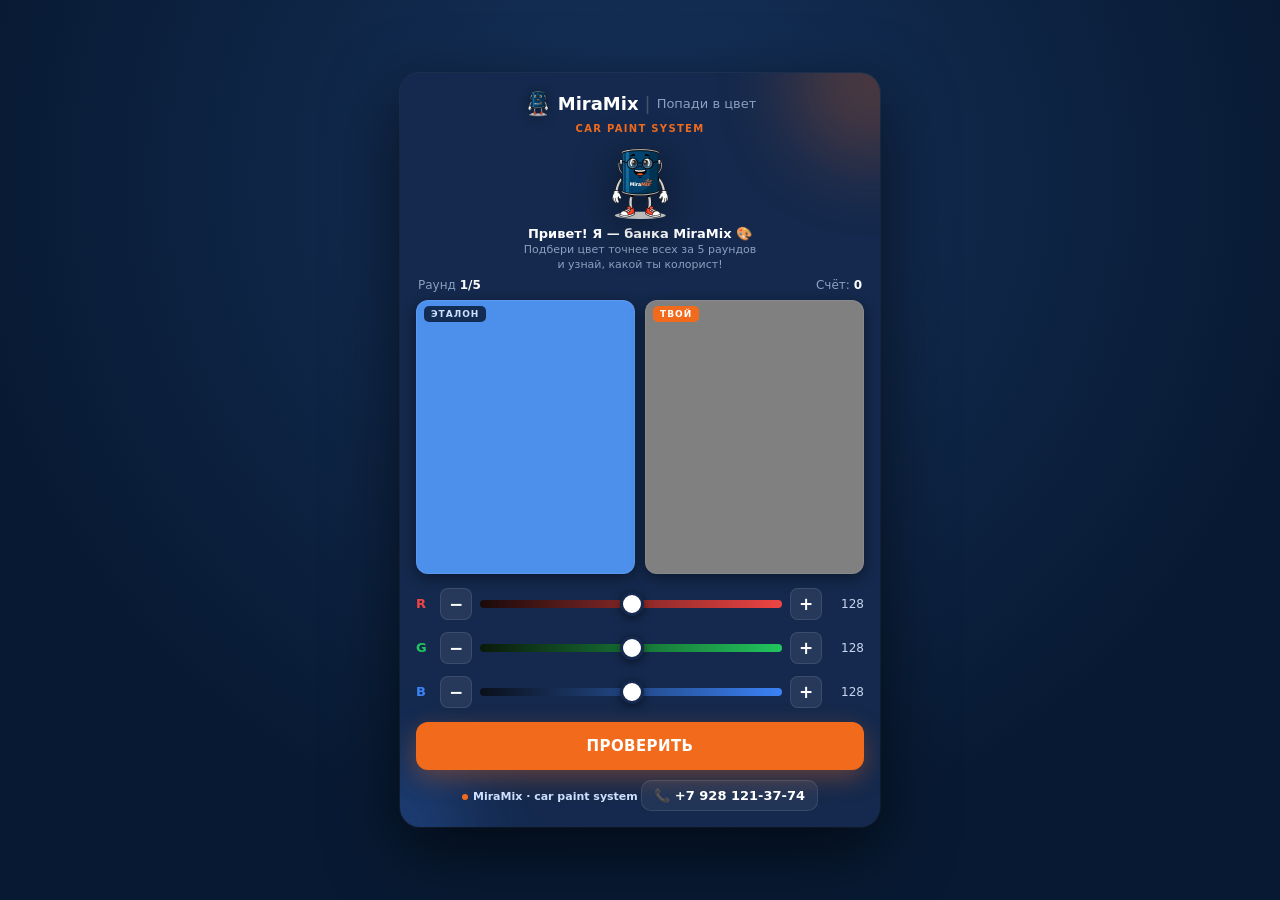
<file: index.html>
<!DOCTYPE html>
<html lang="ru">
<head>
<meta charset="UTF-8">
<meta name="viewport" content="width=device-width, initial-scale=1.0, maximum-scale=1.0, user-scalable=no">
<meta name="theme-color" content="#0d2244">
<title>MiraMix — Попади в цвет</title>
<style>
  * { box-sizing: border-box; margin: 0; padding: 0; -webkit-tap-highlight-color: transparent; }

  :root {
    --navy-card: #14294d;
    --navy-deep: #081a33;
    --orange: #f26b1d;
    --orange-hover: #ff7f33;
    --yellow: #f5c518;
    --muted: #8ba0c0;
  }

  html, body { height: 100%; overscroll-behavior: none; }

  body {
    min-height: 100vh;
    min-height: 100dvh;
    display: flex;
    align-items: center;
    justify-content: center;
    background: radial-gradient(circle at 50% 20%, #16325c 0%, var(--navy-deep) 70%);
    font-family: 'Segoe UI', system-ui, -apple-system, sans-serif;
    color: #e8edf5;
    padding: 10px;
    user-select: none;
    -webkit-user-select: none;
    touch-action: manipulation;
  }

  .app {
    width: 100%;
    max-width: 480px;
    background: var(--navy-card);
    border-radius: 20px;
    padding: 16px;
    box-shadow: 0 24px 70px rgba(0,0,0,0.6),
                0 0 0 1px rgba(255,255,255,0.06);
    position: relative;
    overflow: hidden;
  }

  .app::before, .app::after {
    content: '';
    position: absolute;
    border-radius: 50%;
    filter: blur(40px);
    opacity: 0.25;
    pointer-events: none;
  }
  .app::before { width: 160px; height: 160px; background: var(--orange); top: -70px; right: -70px; }
  .app::after { width: 140px; height: 140px; background: #3b82f6; bottom: -70px; left: -70px; }

  header { text-align: center; margin-bottom: 6px; position: relative; z-index: 1; }

  .brand {
    display: inline-flex;
    align-items: center;
    gap: 6px;
    font-size: 18px;
    font-weight: 800;
  }

  .brand .mascot {
    width: 28px;
    height: 28px;
    object-fit: contain;
    flex-shrink: 0;
    filter: drop-shadow(0 2px 6px rgba(0,0,0,0.4));
  }

  .brand .name { color: #fff; }
  .brand .divider { color: rgba(255,255,255,0.2); font-weight: 300; }
  .brand .game-name { font-size: 13px; font-weight: 500; color: var(--muted); }

  .tagline {
    font-size: 10px;
    color: var(--orange);
    margin-top: 2px;
    letter-spacing: 1.3px;
    text-transform: uppercase;
    font-weight: 600;
  }

  .welcome {
    text-align: center;
    padding: 2px 0 2px;
    position: relative;
    z-index: 1;
  }

  .welcome .mascot-big {
    width: 80px;
    height: 80px;
    object-fit: contain;
    display: block;
    margin: 0 auto 4px;
    filter: drop-shadow(0 10px 20px rgba(0,0,0,0.5));
    animation: floaty 3s ease-in-out infinite;
  }

  @keyframes floaty {
    0%, 100% { transform: translateY(0); }
    50% { transform: translateY(-5px); }
  }

  .welcome .greeting {
    font-size: 13px;
    font-weight: 700;
    color: #fff;
    margin-bottom: 2px;
  }

  .welcome .greeting-sub {
    font-size: 11px;
    color: var(--muted);
    line-height: 1.3;
    margin-bottom: 4px;
  }

  .progress {
    display: flex;
    justify-content: space-between;
    font-size: 12px;
    color: var(--muted);
    margin-bottom: 8px;
    padding: 0 2px;
    position: relative; z-index: 1;
  }
  .progress b { color: #fff; }

  /* === Вертикальные прямоугольники цветов === */
  .board {
    display: grid;
    grid-template-columns: 1fr 1fr;
    gap: 10px;
    margin-bottom: 14px;
    position: relative; z-index: 1;
  }

  .swatch {
    aspect-ratio: 4 / 5;
    border-radius: 12px;
    position: relative;
    box-shadow: inset 0 0 0 1px rgba(255,255,255,0.08),
                0 4px 14px rgba(0,0,0,0.4);
  }

  .swatch .label {
    position: absolute;
    top: 6px; left: 8px;
    font-size: 9px;
    letter-spacing: 1px;
    text-transform: uppercase;
    padding: 3px 7px;
    border-radius: 5px;
    color: #fff;
    font-weight: 700;
  }

  .swatch#target .label { background: rgba(13,34,68,0.9); color: #cfe0ff; }
  .swatch#yours .label { background: var(--orange); }

  /* === Ползунки === */
  .sliders {
    display: flex;
    flex-direction: column;
    gap: 12px;
    margin-bottom: 14px;
    position: relative; z-index: 1;
  }

  .slider-row {
    display: flex;
    align-items: center;
    gap: 8px;
  }

  .slider-row .name {
    width: 16px;
    font-weight: 700;
    font-size: 13px;
  }
  .slider-row.r .name { color: #ef4444; }
  .slider-row.g .name { color: #22c55e; }
  .slider-row.b .name { color: #3b82f6; }

  .step-btn {
    width: 32px; height: 32px;
    border-radius: 8px;
    background: rgba(255,255,255,0.08);
    border: 1px solid rgba(255,255,255,0.1);
    color: #fff;
    font-size: 17px;
    font-weight: 700;
    cursor: pointer;
    display: flex;
    align-items: center;
    justify-content: center;
    flex-shrink: 0;
    font-family: inherit;
    padding: 0;
  }
  .step-btn:active { background: var(--orange); }

  input[type="range"] {
    flex: 1;
    -webkit-appearance: none;
    appearance: none;
    height: 8px;
    border-radius: 4px;
    outline: none;
    cursor: pointer;
    touch-action: pan-y;
  }

  .slider-row.r input[type="range"] { background: linear-gradient(90deg, #1a0a0a, #ef4444); }
  .slider-row.g input[type="range"] { background: linear-gradient(90deg, #0a1a0a, #22c55e); }
  .slider-row.b input[type="range"] { background: linear-gradient(90deg, #0a0f1a, #3b82f6); }

  input[type="range"]::-webkit-slider-thumb {
    -webkit-appearance: none;
    width: 24px;
    height: 24px;
    border-radius: 50%;
    background: #fff;
    border: 3px solid var(--navy-card);
    box-shadow: 0 2px 8px rgba(0,0,0,0.5);
    cursor: pointer;
  }
  input[type="range"]::-moz-range-thumb {
    width: 24px; height: 24px;
    border-radius: 50%;
    background: #fff;
    border: 3px solid var(--navy-card);
    box-shadow: 0 2px 8px rgba(0,0,0,0.5);
  }

  .slider-row .val {
    width: 34px;
    text-align: right;
    font-variant-numeric: tabular-nums;
    font-size: 12px;
    color: #c8d6ef;
    flex-shrink: 0;
  }

  #checkBtn {
    width: 100%;
    padding: 15px;
    font-size: 15px;
    font-weight: 700;
    letter-spacing: 0.4px;
    border: none;
    border-radius: 12px;
    cursor: pointer;
    font-family: inherit;
    color: #fff;
    background: var(--orange);
    box-shadow: 0 8px 24px rgba(242,107,29,0.35);
    text-transform: uppercase;
    position: relative; z-index: 1;
  }
  #checkBtn:active { transform: scale(0.98); background: var(--orange-hover); }
  #checkBtn:disabled { opacity: 0.5; }

  .result {
    margin-top: 12px;
    padding: 12px;
    background: rgba(8,26,51,0.6);
    border-radius: 10px;
    text-align: center;
    display: none;
    border: 1px solid rgba(255,255,255,0.06);
    position: relative; z-index: 1;
  }
  .result.show { display: block; animation: fadeIn 0.3s; }
  @keyframes fadeIn {
    from { opacity: 0; transform: translateY(6px); }
    to { opacity: 1; transform: translateY(0); }
  }

  .result .delta { font-size: 24px; font-weight: 800; margin-bottom: 3px; font-variant-numeric: tabular-nums; }
  .result .rank { font-size: 14px; color: #dbe6f7; font-weight: 600; }
  .result .advice { font-size: 12px; color: var(--muted); margin-top: 6px; line-height: 1.35; }

  .final { text-align: center; display: none; position: relative; z-index: 1; }
  .final.show { display: block; animation: fadeIn 0.4s; }

  .final .mascot-final {
    width: 100px;
    height: 100px;
    object-fit: contain;
    display: block;
    margin: 0 auto 6px;
    filter: drop-shadow(0 8px 18px rgba(0,0,0,0.5));
    animation: floaty 3s ease-in-out infinite;
  }

  .final .title { font-size: 18px; margin-bottom: 6px; font-weight: 700; }

  .final .big-score {
    font-size: 48px;
    font-weight: 800;
    color: var(--orange);
    margin: 4px 0 2px;
    font-variant-numeric: tabular-nums;
    text-shadow: 0 0 30px rgba(242,107,29,0.5);
  }

  .final .max { font-size: 12px; color: var(--muted); margin-bottom: 12px; }
  .final .final-rank { font-size: 14px; color: #dbe6f7; margin: 10px 0 16px; line-height: 1.35; }

  .call-btn {
    display: flex;
    align-items: center;
    justify-content: center;
    gap: 8px;
    width: 100%;
    padding: 14px;
    font-size: 15px;
    font-weight: 700;
    color: #fff;
    background: linear-gradient(135deg, var(--orange), var(--yellow));
    border-radius: 12px;
    text-decoration: none;
    box-shadow: 0 8px 24px rgba(242,107,29,0.4);
    margin-bottom: 8px;
    font-variant-numeric: tabular-nums;
    border: none;
    cursor: pointer;
    font-family: inherit;
  }
  .call-btn:active { transform: scale(0.98); }

  .final button.secondary {
    width: 100%;
    padding: 14px;
    font-size: 14px;
    font-weight: 600;
    border: none;
    border-radius: 12px;
    cursor: pointer;
    font-family: inherit;
    background: rgba(255,255,255,0.08);
    color: #cfe0ff;
    margin-top: 8px;
  }

  footer {
    text-align: center;
    margin-top: 10px;
    font-size: 11px;
    color: var(--muted);
    position: relative; z-index: 1;
  }

  .footer-brand {
    display: inline-flex;
    align-items: center;
    justify-content: center;
    gap: 5px;
    color: #cfe0ff;
    font-weight: 600;
    margin-bottom: 6px;
  }
  .footer-brand .dot { width: 6px; height: 6px; border-radius: 50%; background: var(--orange); }

  .footer-phone {
    display: inline-flex;
    align-items: center;
    gap: 6px;
    color: #fff;
    text-decoration: none;
    font-size: 13px;
    font-weight: 700;
    font-variant-numeric: tabular-nums;
    padding: 7px 12px;
    border-radius: 10px;
    background: rgba(255,255,255,0.06);
    border: 1px solid rgba(255,255,255,0.1);
  }
  .footer-phone:active { background: rgba(242,107,29,0.15); border-color: var(--orange); }

  @media (max-height: 780px) {
    .welcome .mascot-big { width: 70px; height: 70px; }
    .app { padding: 12px; }
    header { margin-bottom: 4px; }
    .board { margin-bottom: 10px; }
    .sliders { gap: 10px; margin-bottom: 10px; }
    .step-btn { width: 28px; height: 28px; font-size: 15px; }
    #checkBtn { padding: 12px; font-size: 14px; }
    .final .mascot-final { width: 80px; height: 80px; }
    .final .big-score { font-size: 40px; }
  }
</style>
</head>
<body>
  <div class="app">
    <div id="gameView">
      <header>
        <div class="brand">
          <img src="miramix-mascot.png" alt="MiraMix" class="mascot">
          <span class="name">MiraMix</span>
          <span class="divider">|</span>
          <span class="game-name">Попади в цвет</span>
        </div>
        <div class="tagline">car paint system</div>
      </header>

      <div class="welcome" id="welcomeBlock">
        <img src="miramix-mascot.png" alt="MiraMix" class="mascot-big">
        <div class="greeting">Привет! Я — банка MiraMix 🎨</div>
        <div class="greeting-sub">Подбери цвет точнее всех за 5 раундов<br>и узнай, какой ты колорист!</div>
      </div>

      <div class="progress">
        <div>Раунд <b><span id="round">1</span>/5</b></div>
        <div>Счёт: <b><span id="score">0</span></b></div>
      </div>

      <div class="board">
        <div class="swatch" id="target"><div class="label">Эталон</div></div>
        <div class="swatch" id="yours"><div class="label">Твой</div></div>
      </div>

      <div class="sliders">
        <div class="slider-row r">
          <span class="name">R</span>
          <button class="step-btn" data-ch="r" data-d="-1">−</button>
          <input type="range" id="r" min="0" max="255" value="128">
          <button class="step-btn" data-ch="r" data-d="1">+</button>
          <span class="val" id="rv">128</span>
        </div>
        <div class="slider-row g">
          <span class="name">G</span>
          <button class="step-btn" data-ch="g" data-d="-1">−</button>
          <input type="range" id="g" min="0" max="255" value="128">
          <button class="step-btn" data-ch="g" data-d="1">+</button>
          <span class="val" id="gv">128</span>
        </div>
        <div class="slider-row b">
          <span class="name">B</span>
          <button class="step-btn" data-ch="b" data-d="-1">−</button>
          <input type="range" id="b" min="0" max="255" value="128">
          <button class="step-btn" data-ch="b" data-d="1">+</button>
          <span class="val" id="bv">128</span>
        </div>
      </div>

      <button id="checkBtn">Проверить</button>

      <div class="result" id="result">
        <div class="delta" id="deltaVal"></div>
        <div class="rank" id="rankVal"></div>
        <div class="advice" id="adviceVal"></div>
      </div>
    </div>

    <div class="final" id="finalView">
      <img src="miramix-mascot.png" alt="MiraMix" class="mascot-final">
      <div class="title">🏁 Игра завершена!</div>
      <div class="big-score" id="finalScore">0</div>
      <div class="max">из <span id="maxScore">500</span> возможных</div>
      <div class="final-rank" id="finalRank"></div>

      <a href="tel:+79281213774" class="call-btn">📞 Позвонить: +7 928 121-37-74</a>
      <button id="shareBtn" class="call-btn" style="background: linear-gradient(135deg, #3b82f6, #06b6d4); box-shadow: 0 8px 24px rgba(59,130,246,0.4);">📣 Поделиться результатом</button>
      <button id="restartBtn" class="secondary">Сыграть ещё раз</button>
    </div>

    <footer>
      <div class="footer-brand">
        <span class="dot"></span>
        <span>MiraMix · car paint system</span>
      </div>
      <a href="tel:+79281213774" class="footer-phone">📞 +7 928 121-37-74</a>
    </footer>
  </div>

  <script>
  (function(){
  'use strict';
  var TOTAL_ROUNDS = 5;
  var SHARE_URL = window.location.href;

  var els = {
    round: document.getElementById('round'),
    score: document.getElementById('score'),
    target: document.getElementById('target'),
    yours: document.getElementById('yours'),
    r: document.getElementById('r'), g: document.getElementById('g'), b: document.getElementById('b'),
    rv: document.getElementById('rv'), gv: document.getElementById('gv'), bv: document.getElementById('bv'),
    checkBtn: document.getElementById('checkBtn'),
    result: document.getElementById('result'),
    deltaVal: document.getElementById('deltaVal'),
    rankVal: document.getElementById('rankVal'),
    adviceVal: document.getElementById('adviceVal'),
    gameView: document.getElementById('gameView'),
    finalView: document.getElementById('finalView'),
    finalScore: document.getElementById('finalScore'),
    maxScore: document.getElementById('maxScore'),
    finalRank: document.getElementById('finalRank'),
    shareBtn: document.getElementById('shareBtn'),
    restartBtn: document.getElementById('restartBtn'),
    welcomeBlock: document.getElementById('welcomeBlock')
  };

  var state = { round: 1, scores: [], target: {r:128,g:128,b:128} };

  function clamp(v, min, max) { return Math.max(min, Math.min(max, Math.round(v))); }

  function randomTarget() {
    var base = Math.floor(Math.random() * 256);
    var shift = function() { return Math.floor((Math.random() - 0.5) * 180); };
    return {
      r: clamp(base + shift(), 20, 235),
      g: clamp(Math.floor(Math.random() * 256), 20, 235),
      b: clamp(Math.floor(Math.random() * 256), 20, 235)
    };
  }

  function rgbStr(c) { return 'rgb(' + c.r + ',' + c.g + ',' + c.b + ')'; }

  function colorDelta(a, b) {
    var rmean = (a.r + b.r) / 2;
    var dr = a.r - b.r, dg = a.g - b.g, db = a.b - b.b;
    var r = (((512 + rmean) * dr * dr) >> 8) + 4 * dg * dg + (((767 - rmean) * db * db) >> 8);
    return Math.sqrt(r) / 2.55;
  }

  function scoreFromDelta(d) { return Math.max(0, Math.round(100 - d * 3.3)); }

  function rankFromDelta(d) {
    if (d < 2)  return { rank: '🏆 МАСТЕР-КОЛОРИСТ', advice: 'Идеальное попадание!' };
    if (d < 5)  return { rank: '🥇 ОПЫТНЫЙ КОЛОРИСТ', advice: 'Почти в точку — клиент бы не заметил.' };
    if (d < 10) return { rank: '🥈 УВЕРЕННЫЙ УРОВЕНЬ', advice: 'Хорошо, но есть куда расти.' };
    if (d < 20) return { rank: '🥉 НАЧИНАЮЩИЙ', advice: 'Оттенок заметно отличается.' };
    return { rank: '😅 НУЖНА ПРАКТИКА', advice: 'Совсем другой цвет. Попробуй ещё.' };
  }

  function rankFromTotal(total) {
    if (total >= 450) return '🏆 Мастер-колорист · идеальный глазомер';
    if (total >= 380) return '🥇 Опытный колорист · отличный результат';
    if (total >= 300) return '🥈 Уверенный уровень · хороший результат';
    if (total >= 200) return '🥉 Начинающий · есть куда расти';
    return '😅 Нужна практика · попробуй ещё раз';
  }

  function updateYourColor() {
    var r = +els.r.value, g = +els.g.value, b = +els.b.value;
    els.rv.textContent = r;
    els.gv.textContent = g;
    els.bv.textContent = b;
    els.yours.style.background = 'rgb(' + r + ',' + g + ',' + b + ')';
  }

  function newRound() {
    state.target = randomTarget();
    els.target.style.background = rgbStr(state.target);
    els.r.value = 128; els.g.value = 128; els.b.value = 128;
    updateYourColor();
    els.result.classList.remove('show');
    els.checkBtn.textContent = 'Проверить';
    els.checkBtn.disabled = false;
    els.checkBtn.onclick = check;
    if (state.round > 1) els.welcomeBlock.style.display = 'none';
    els.round.textContent = state.round;
    els.score.textContent = state.scores.reduce(function(a,b){return a+b;}, 0);
  }

  function check() {
    var yours = { r: +els.r.value, g: +els.g.value, b: +els.b.value };
    var d = colorDelta(state.target, yours);
    var pts = scoreFromDelta(d);
    state.scores.push(pts);

    var info = rankFromDelta(d);
    els.deltaVal.textContent = 'ΔE ≈ ' + d.toFixed(1);
    els.deltaVal.style.color = d < 5 ? '#4ade80' : d < 10 ? '#f5c518' : d < 20 ? '#f26b1d' : '#ef4444';
    els.rankVal.textContent = info.rank + ' · +' + pts;
    els.adviceVal.textContent = info.advice;
    els.result.classList.add('show');

    els.score.textContent = state.scores.reduce(function(a,b){return a+b;}, 0);
    els.checkBtn.disabled = false;

    if (state.round < TOTAL_ROUNDS) {
      els.checkBtn.textContent = 'Следующий раунд →';
      els.checkBtn.onclick = nextRound;
    } else {
      els.checkBtn.textContent = 'Показать результат';
      els.checkBtn.onclick = showFinal;
    }
  }

  function nextRound() { state.round++; newRound(); }

  function showFinal() {
    var total = state.scores.reduce(function(a,b){return a+b;}, 0);
    els.finalScore.textContent = total;
    els.maxScore.textContent = TOTAL_ROUNDS * 100;
    els.finalRank.textContent = rankFromTotal(total);
    els.gameView.style.display = 'none';
    els.finalView.classList.add('show');
  }

  function share() {
    var total = state.scores.reduce(function(a,b){return a+b;}, 0);
    var max = TOTAL_ROUNDS * 100;
    var text = '🎨 Я набрал ' + total + '/' + max + ' в игре «Попади в цвет» от MiraMix! Сможешь точнее?';
    if (navigator.share) {
      navigator.share({ title: 'MiraMix · Попади в цвет', text: text, url: SHARE_URL }).catch(function(){});
      return;
    }
    if (navigator.clipboard) {
      navigator.clipboard.writeText(text + '\n' + SHARE_URL).then(function(){
        els.shareBtn.textContent = '✅ Скопировано';
        setTimeout(function(){ els.shareBtn.textContent = '📣 Поделиться результатом'; }, 2000);
      }).catch(function(){ prompt('Скопируй:', text + '\n' + SHARE_URL); });
    } else {
      prompt('Скопируй:', text + '\n' + SHARE_URL);
    }
  }

  function restart() {
    state = { round: 1, scores: [], target: {r:128,g:128,b:128} };
    els.finalView.classList.remove('show');
    els.gameView.style.display = 'block';
    els.welcomeBlock.style.display = 'block';
    newRound();
  }

  [els.r, els.g, els.b].forEach(function(s){ s.addEventListener('input', updateYourColor); });

  document.querySelectorAll('.step-btn').forEach(function(btn){
    var ch = btn.getAttribute('data-ch');
    var d = +btn.getAttribute('data-d');
    var slider = els[ch];
    var holdTimer, holdInterval;

    var apply = function() {
      slider.value = clamp(+slider.value + d, 0, 255);
      updateYourColor();
    };
    var start = function(e) {
      e.preventDefault();
      apply();
      holdTimer = setTimeout(function(){
        holdInterval = setInterval(apply, 60);
      }, 400);
    };
    var stop = function() {
      clearTimeout(holdTimer);
      clearInterval(holdInterval);
    };
    btn.addEventListener('touchstart', start, { passive: false });
    btn.addEventListener('touchend', stop);
    btn.addEventListener('touchcancel', stop);
    btn.addEventListener('mousedown', start);
    btn.addEventListener('mouseup', stop);
    btn.addEventListener('mouseleave', stop);
  });

  els.shareBtn.onclick = share;
  els.restartBtn.onclick = restart;

  newRound();
})();
  </script>
</body>
</html>
</file>
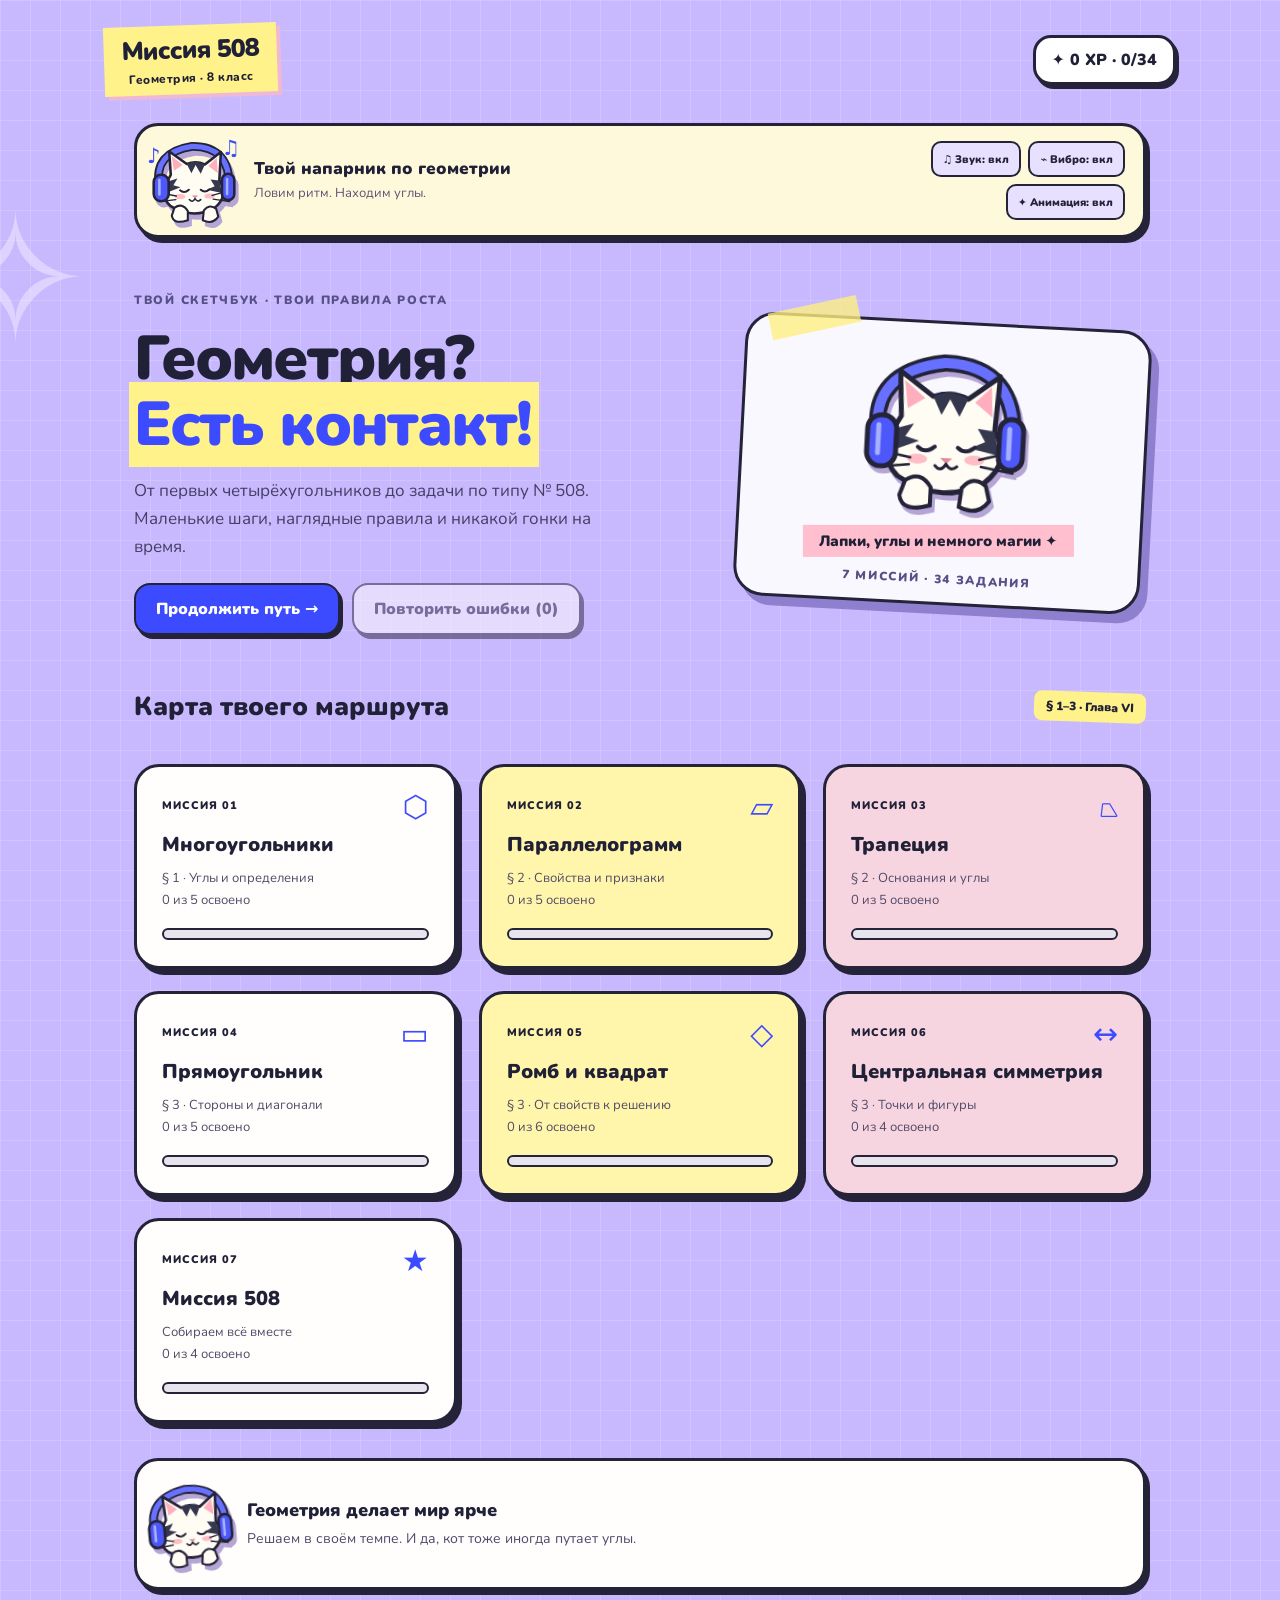
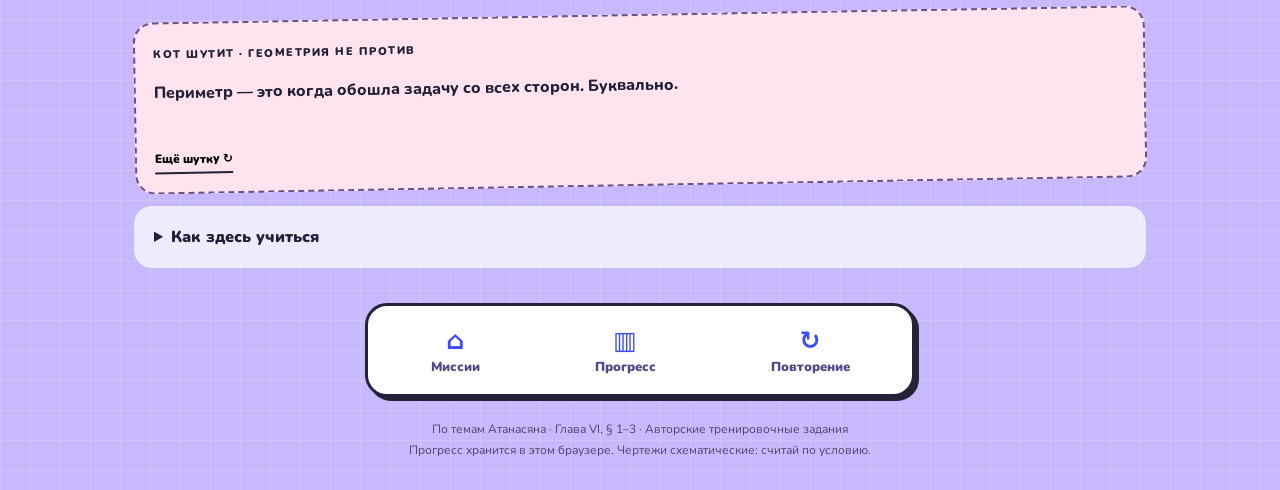
<file: geometry/index.html>
<!doctype html><html lang="ru"><head><meta charset="utf-8"><meta name="viewport" content="width=device-width,initial-scale=1"><title>Геометрия · Миссия 508</title><link rel="stylesheet" href="style.css?v=kitten3"></head><body><header><a href="#" id="home">Миссия 508<span>Геометрия · 8 класс</span></a><div id="score"></div></header><main id="app"></main><nav class="bottom-nav" aria-label="Навигация"><button id="nav-home"><b aria-hidden="true">⌂</b>Миссии</button><button id="nav-progress"><b aria-hidden="true">▥</b>Прогресс</button><button id="nav-repeat"><b aria-hidden="true">↻</b>Повторение</button></nav><footer>По темам Атанасяна · Глава VI, § 1–3 · Авторские тренировочные задания<br>Прогресс хранится в этом браузере. Чертежи схематические: считай по условию.</footer><script src="app.js?v=kitten3"></script><script src="effects.js?v=kitten3"></script></body></html>
</file>
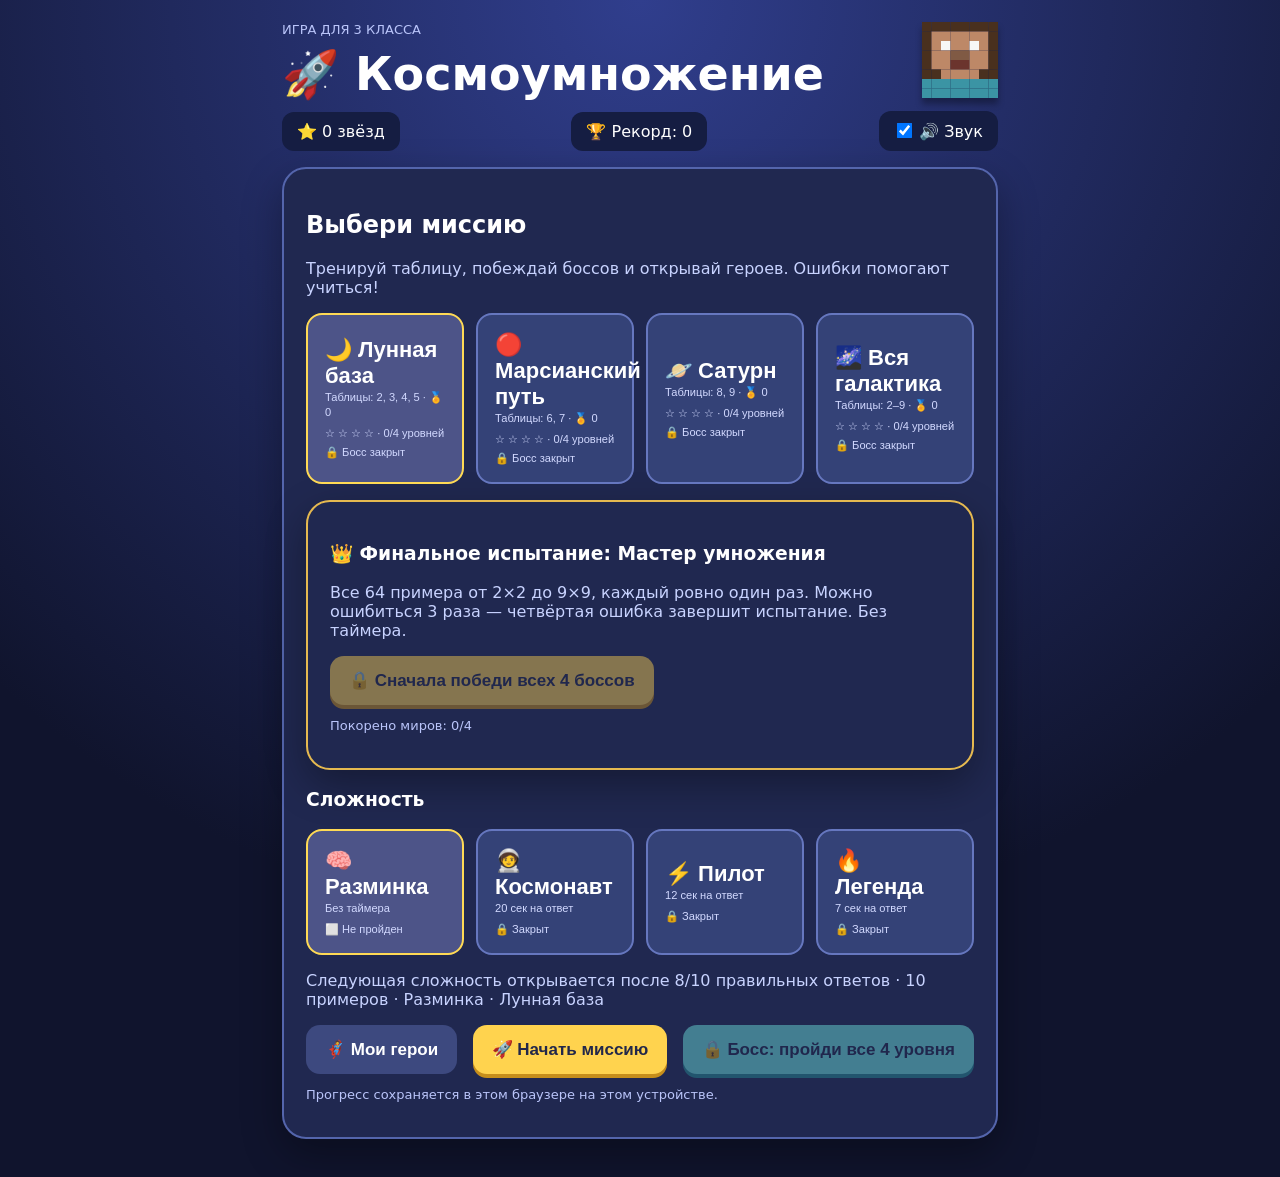
<file: multiplication/index.html>
<!doctype html><html lang="ru"><head><meta charset="utf-8"><meta name="viewport" content="width=device-width,initial-scale=1"><title>Космоумножение 🚀</title><style>
:root{font-family:system-ui,Arial;background:#10142d;color:white}*{box-sizing:border-box}body{margin:0;background:radial-gradient(circle at 50% 0%,#303e8d,#10142d 70%);min-height:100vh}.wrap{max-width:760px;margin:auto;padding:22px}h1{font-size:clamp(28px,6vw,46px);margin:10px 0}p{color:#c8d3ff}.panel{background:#202850;border:2px solid #5465ac;border-radius:24px;padding:22px;box-shadow:0 15px 40px #0005;margin:16px 0}.row{display:flex;flex-wrap:wrap;gap:10px;align-items:center;justify-content:space-between}.btn{border:0;border-radius:14px;padding:14px 19px;background:#ffd34e;color:#22274a;font-weight:900;font-size:17px;cursor:pointer;box-shadow:0 4px 0 #c68e1b}.btn:active{transform:translateY(3px);box-shadow:none}.btn.alt{background:#6ee6e0;box-shadow:0 4px 0 #268c94}.btn.ghost{background:#3d497f;color:white;box-shadow:none}.btn:disabled{opacity:.45;cursor:not-allowed}.grid{display:grid;grid-template-columns:repeat(auto-fit,minmax(145px,1fr));gap:12px}.world{background:#344277;color:white;text-align:left;padding:17px;border:2px solid #6677bf;border-radius:16px;cursor:pointer}.world strong{display:block;font-size:22px}.world small{color:#d2d9ff}.world.active{border-color:#ffda55;background:#4d5488}.stat{background:#151d42;border-radius:12px;padding:10px 15px}.huge{font-size:clamp(45px,12vw,84px);font-weight:950;text-align:center;margin:18px 0}.timer{height:15px;background:#111932;border-radius:20px;overflow:hidden}.bar{height:100%;width:100%;background:linear-gradient(90deg,#6ce8d1,#ffd550);transition:width .1s linear}.answers{display:grid;grid-template-columns:1fr 1fr;gap:12px}.answers button{font-size:30px;padding:20px}.hidden{display:none}.feedback{min-height:65px;font-size:19px;font-weight:700;text-align:center}.avatar{font-size:55px;animation:bob 2s ease-in-out infinite;display:inline-block}@keyframes bob{50%{transform:translateY(-9px) rotate(5deg)}}.spark{animation:pop .3s}@keyframes pop{50%{transform:scale(1.15)}}.muted{font-size:13px;color:#bac5fa}label{cursor:pointer}input[type=checkbox]{transform:scale(1.2)}@media(max-width:480px){.wrap{padding:12px}.panel{padding:15px}}
</style></head><body><main class="wrap"><div class="row"><div><div class="muted">ИГРА ДЛЯ 3 КЛАССА</div><h1>🚀 Космоумножение</h1></div><span class="avatar" id="avatar">🤖</span></div><div class="row"><span class="stat" id="total">⭐ 0 звёзд</span><span class="stat" id="record">🏆 Рекорд: 0</span><label class="stat"><input id="sound" type="checkbox" checked> 🔊 Звук</label></div>
<section id="menu" class="panel"><h2>Выбери миссию</h2><p>Тренируй таблицу, побеждай боссов и открывай героев. Ошибки помогают учиться!</p><div class="grid" id="worlds"></div><div class="panel" style="border-color:#e5b950"><h3>👑 Финальное испытание: Мастер умножения</h3><p>Все 64 примера от 2×2 до 9×9, каждый ровно один раз. Можно ошибиться 3 раза — четвёртая ошибка завершит испытание. Без таймера.</p><button class="btn" id="finalStart">🔒 Открыть после победы над 4 боссами</button><p id="finalStatus" class="muted"></p></div><h3>Сложность</h3><div class="grid" id="levels"></div><p id="mission"></p><div class="row"><button class="btn ghost" id="openCollection">🦸 Мои герои</button><button class="btn" id="start">🚀 Начать миссию</button><button class="btn alt" id="boss">👾 Битва с боссом</button></div><p class="muted">Прогресс сохраняется в этом браузере на этом устройстве.</p></section>
<section id="collection" class="panel hidden"><h2>🦸 Коллекция героев</h2><p>Выбирай любого открытого спутника для космических миссий!</p><div id="heroGrid" class="grid"></div><p class="muted">Новые герои открываются за каждые 20 звёзд.</p><button class="btn ghost" id="collectionBack">⬅ В меню</button></section><section id="game" class="panel hidden"><div class="row"><span id="progress">Вопрос 1/10</span><span id="score">⭐ 0</span><span id="clock">⏱ 20 с</span></div><div class="timer"><div id="bar" class="bar"></div></div><div class="huge" id="question">3 × 4 = ?</div><div class="answers" id="answers"></div><div id="numberPad" class="hidden"><div class="row" style="justify-content:center;margin-bottom:12px"><span class="stat" id="typedAnswer" style="font-size:32px;min-width:110px;text-align:center">—</span><button class="btn ghost" id="eraseDigit">⌫</button></div><div id="digitGrid" style="display:grid;grid-template-columns:repeat(3,1fr);gap:10px;max-width:380px;margin:auto"></div><button class="btn alt" id="submitNumber" style="display:block;width:100%;max-width:380px;margin:12px auto">✅ Ответить</button></div><div id="feedback" class="feedback" aria-live="polite"></div><div class="row"><button id="next" class="btn alt hidden">Дальше ➜</button><button id="leave" class="btn ghost">В меню</button></div></section>
<section id="finish" class="panel hidden"><h2 id="finishTitle"></h2><div class="huge" id="finishStars"></div><p id="finishText"></p><div class="row"><button class="btn alt hidden" id="advance">➡️ Следующее испытание</button><button class="btn" id="again">🔁 Ещё раз</button><button class="btn ghost" id="home">🏠 В меню</button></div></section><div id="heroUnlock" class="hidden" role="dialog" aria-modal="true" aria-labelledby="unlockTitle" style="position:fixed;inset:0;background:#080d25e8;z-index:100;display:flex;align-items:center;justify-content:center;padding:18px"><div class="panel" style="width:min(480px,100%);text-align:center;border-color:#ffd34e;box-shadow:0 0 70px #ffd34e55"><div id="unlockAvatar" style="font-size:110px;animation:bob 1s ease-in-out infinite">🤖</div><h2 id="unlockTitle">🎉 Новый герой!</h2><p id="unlockDesc"></p><button class="btn" id="unlockOk">🔥 Круто! Продолжить</button></div></div><style>#heroUnlock.hidden{display:none!important}</style></main>
<script>
(()=>{'use strict';
const $=id=>document.getElementById(id),key='cosmomath-v1';let saved;try{saved=JSON.parse(localStorage.getItem(key))||{}}catch{saved={}};saved.stars??=0;saved.best??=0;saved.wins??={};saved.errors??={};saved.completed??={};saved.records??={};saved.bossWins??={};saved.selectedHero??=0;saved.finalWin??=false;
const heroNames=['Стив','Крипер','Эндермен','Алекс','Эндер-дракон'];const pixels=[
['HHHHHHHH','HSSSSSSH','HSwSSwSH','HSSnnSSH','HSSmmSSH','HHSSSSHH','TTTTTTTT','TTTTTTTT'],
['gggggggg','gggggggg','ggbbgggg','ggbbgggg','gbbbbbbg','gbbbbbbg','gbbggbbg','gggggggg'],
['kkkkkkkk','kppppppk','kppppppk','kppvvppk','kppvvppk','kppppppk','kkkkkkkk','kkkkkkkk'],
['OOOOOOOO','OSSSSSSO','OSwSSwSO','OSSSnSSO','OSSm mSO'.replace(' ',''),'OOSSSSOO','TTTTTTTT','TTTTTTTT'],
['kkkkkkkk','kppppppk','kpvppvpk','kppppppk','kkppppkk','kddddddk','ddkddkdd','dddddddd']
];const palette={H:'#49301e',S:'#bd8867',w:'#f7f7f7',n:'#805a44',m:'#6b342d',T:'#3b94a4',g:'#64ae43',b:'#173d20',k:'#161322',p:'#30273d',v:'#b47bfa',O:'#bd733b',d:'#443858'};function pixelHero(i,large=false){return '<svg xmlns="http://www.w3.org/2000/svg" viewBox="0 0 80 80" width="'+(large?160:76)+'" height="'+(large?160:76)+'" style="image-rendering:pixelated;filter:drop-shadow(0 6px 3px #0005)" role="img" aria-label="'+heroNames[i]+'">'+pixels[i].map((row,y)=>[...row].map((c,x)=>'<rect x="'+x*10+'" y="'+y*10+'" width="10" height="10" fill="'+(palette[c]||'#bd8867')+'"/>').join('')).join('')+'</svg>'}const heroIcons=heroNames.map((_,i)=>pixelHero(i));const heroTier=stars=>Math.min(4,Math.floor(stars/20));function showUnlock(oldStars){const before=heroTier(oldStars),after=heroTier(saved.stars);if(after<=before)return;const overlay=$('heroUnlock');$('unlockAvatar').innerHTML=pixelHero(after,true);$('unlockTitle').textContent='🎉 ОТКРЫТ НОВЫЙ ГЕРОЙ!';$('unlockDesc').textContent='Поздравляем! Теперь твой спутник — '+heroNames[after]+'! Собрано '+saved.stars+' звёзд. Продолжай покорять галактику!';saved.selectedHero=after;save();render();overlay.classList.remove('hidden');$('unlockOk').focus();tone(true)}$('unlockOk').onclick=()=>$('heroUnlock').classList.add('hidden');const worlds=[{name:'Лунная база',nums:[2,3,4,5],icon:'🌙'},{name:'Марсианский путь',nums:[6,7],icon:'🔴'},{name:'Сатурн',nums:[8,9],icon:'🪐'},{name:'Вся галактика',nums:[2,3,4,5,6,7,8,9],icon:'🌌'}];
const levels=[{name:'Разминка',sec:0,icon:'🧠'},{name:'Космонавт',sec:20,icon:'🧑‍🚀'},{name:'Пилот',sec:12,icon:'⚡'},{name:'Легенда',sec:7,icon:'🔥'}];let wi=0,li=0,mode='normal',questions=[],idx=0,points=0,wrong=[],current=null,deadline=0,interval=null,locked=false,audio,typed='';
function save(){try{localStorage.setItem(key,JSON.stringify(saved))}catch{}}function tone(ok){if(!$('sound').checked)return;try{audio??=new(window.AudioContext||window.webkitAudioContext)();const o=audio.createOscillator(),g=audio.createGain();o.connect(g);g.connect(audio.destination);o.frequency.value=ok?660:220;o.type='sine';g.gain.setValueAtTime(.12,audio.currentTime);g.gain.exponentialRampToValueAtTime(.001,audio.currentTime+.17);o.start();o.stop(audio.currentTime+.18)}catch{}}
function unlocked(w,l){return l===0||!!saved.completed[w+'-'+(l-1)]}function bossUnlocked(w){return levels.every((_,i)=>!!saved.completed[w+'-'+i])}function finalUnlocked(){return worlds.every((_,i)=>saved.bossWins[i])}function badge(w,l){const k=w+'-'+l;return saved.completed[k]?'✅ Пройден · ⭐ '+saved.records[k]+'/10':unlocked(w,l)?'⬜ Не пройден':'🔒 Закрыт'}function render(){if(saved.selectedHero>heroTier(saved.stars))saved.selectedHero=heroTier(saved.stars);$('avatar').innerHTML=heroIcons[saved.selectedHero];$('total').textContent='⭐ '+saved.stars+' звёзд';$('record').textContent='🏆 Рекорд: '+saved.best;$('worlds').innerHTML=worlds.map((w,i)=>'<button class="world '+(wi===i?'active':'')+'" data-w="'+i+'"><strong>'+w.icon+' '+w.name+'</strong><small>Таблицы: '+(i===3?'2–9':w.nums.join(', '))+' · 🏅 '+(saved.wins[i]||0)+'</small><small style="display:block;margin-top:8px">'+levels.map((_,j)=>saved.completed[i+'-'+j]?'⭐':'☆').join(' ')+' · '+levels.filter((_,j)=>saved.completed[i+'-'+j]).length+'/4 уровней</small><small style="display:block;margin-top:6px">'+(saved.bossWins[i]?'🏆 Мир покорён!':bossUnlocked(i)?'👾 Босс ждёт':'🔒 Босс закрыт')+'</small></button>').join('');$('levels').innerHTML=levels.map((l,i)=>'<button class="world '+(li===i?'active':'')+'" data-l="'+i+'"><strong>'+l.icon+' '+l.name+'</strong><small>'+(l.sec?l.sec+' сек на ответ':'Без таймера')+'</small><small style="display:block;margin-top:8px">'+badge(wi,i)+'</small></button>').join('');$('finalStart').disabled=!finalUnlocked();$('finalStart').textContent=finalUnlocked()?'👑 Начать финальное испытание':'🔒 Сначала победи всех 4 боссов';$('finalStatus').textContent=saved.finalWin?'🏆 ЗВАНИЕ «МАСТЕР УМНОЖЕНИЯ» ПОЛУЧЕНО!':finalUnlocked()?'Все миры покорены — финал открыт!':'Покорено миров: '+worlds.filter((_,i)=>saved.bossWins[i]).length+'/4';$('boss').disabled=!bossUnlocked(wi);$('boss').textContent=bossUnlocked(wi)?'👾 Битва с боссом':'🔒 Босс: пройди все 4 уровня';$('mission').textContent='Следующая сложность открывается после 8/10 правильных ответов · 10 примеров · '+levels[li].name+' · '+worlds[wi].name;document.querySelectorAll('[data-w]').forEach(b=>b.onclick=()=>{wi=+b.dataset.w;if(!unlocked(wi,li))li=0;render()});document.querySelectorAll('[data-l]').forEach(b=>b.onclick=()=>{if(unlocked(wi,+b.dataset.l)){li=+b.dataset.l;render()}})}
function show(id){['menu','game','finish','collection'].forEach(x=>$(x).classList.toggle('hidden',x!==id))}function random(n){return Math.floor(Math.random()*n)}function build(){const pool=[];for(const a of worlds[wi].nums)for(let b=2;b<=9;b++)pool.push([a,b]);const missed=Object.entries(saved.errors).filter(([k,v])=>v>0).map(([k])=>k.split('x').map(Number)).filter(([a,b])=>worlds[wi].nums.includes(a)&&b>=2&&b<=9);questions=[];for(let i=0;i<10;i++){let q=missed.length&&i%3===0?missed[random(missed.length)]:pool[random(pool.length)];if(questions.length&&questions.at(-1).join('x')===q.join('x'))q=pool[random(pool.length)];questions.push(q)}}
function renderCollection(){$('heroGrid').innerHTML=heroIcons.map((icon,i)=>{const open=i<=heroTier(saved.stars),chosen=saved.selectedHero===i;return '<button class="world '+(chosen?'active':'')+'" data-hero="'+i+'" '+(open?'':'disabled style="opacity:.5"')+'><strong style="font-size:50px;text-align:center;min-height:83px">'+(open?icon:'🔒')+'</strong><strong>'+heroNames[i]+'</strong><small>'+(open?(chosen?'✅ Выбран':'Нажми, чтобы выбрать'):'Нужно '+(i*20)+' ⭐')+'</small></button>'}).join('');document.querySelectorAll('[data-hero]').forEach(b=>b.onclick=()=>{const i=+b.dataset.hero;if(i<=heroTier(saved.stars)){saved.selectedHero=i;save();renderCollection();render()}})}function startFinal(){if(!finalUnlocked())return;mode='final';questions=[];for(let a=2;a<=9;a++)for(let b=2;b<=9;b++)questions.push([a,b]);for(let i=questions.length-1;i>0;i--){const j=random(i+1);[questions[i],questions[j]]=[questions[j],questions[i]]}idx=0;points=0;wrong=[];show('game');ask()}function start(boss=false){if(boss&&!bossUnlocked(wi))return;if(!unlocked(wi,li))return;mode=boss?'boss':'normal';build();idx=0;points=0;wrong=[];show('game');ask()}
function useNumberPad(){return mode==='final'||mode==='boss'||li>=2}function ask(){locked=false;clearInterval(interval);current=questions[idx];$('progress').textContent=(mode==='final'?'👑 Финал · ':mode==='boss'?'👾 Босс · ':'')+'Вопрос '+(idx+1)+'/'+questions.length;$('score').textContent=mode==='final'?'❤️ Ошибок: '+wrong.length+'/3 · ⭐ '+points:'⭐ '+points;$('question').textContent=current[0]+' × '+current[1]+' = ?';$('feedback').textContent='';$('next').classList.add('hidden');const right=current[0]*current[1];typed='';$('typedAnswer').textContent='—';$('submitNumber').disabled=false;$('numberPad').classList.toggle('hidden',!useNumberPad());$('answers').classList.toggle('hidden',useNumberPad());const opts=new Set([right]);while(opts.size<4){const candidate=Math.max(2,right+(random(9)-4)*(random(2)+1));if(candidate!==right&&candidate<=81)opts.add(candidate)}const arr=[...opts].sort(()=>Math.random()-.5);$('answers').innerHTML=arr.map(v=>'<button class="btn alt" data-a="'+v+'">'+v+'</button>').join('');document.querySelectorAll('[data-a]').forEach(b=>b.onclick=()=>answer(+b.dataset.a));const sec=mode==='final'?0:mode==='boss'?Math.max(5,levels[li].sec?levels[li].sec-2:10):levels[li].sec;if(sec){deadline=Date.now()+sec*1000;interval=setInterval(()=>{const left=Math.max(0,(deadline-Date.now())/1000);$('bar').style.width=(left/sec*100)+'%';$('clock').textContent='⏱ '+Math.ceil(left)+' с';if(left<=0)answer(null)},80)}else{$('bar').style.width='100%';$('clock').textContent='∞ Без таймера'}}
function answer(value){if(locked)return;locked=true;clearInterval(interval);const [a,b]=current,right=a*b,ok=value===right;$('submitNumber').disabled=true;document.querySelectorAll('[data-a]').forEach(btn=>{btn.disabled=true;if(+btn.dataset.a===right)btn.style.background='#7df1a6';else if(+btn.dataset.a===value)btn.style.background='#ff9c9c'});const k=a+'x'+b;if(ok){points++;saved.errors[k]=Math.max(0,(saved.errors[k]||0)-1);$('feedback').textContent=['💥 Попадание!','🚀 Отлично!','⭐ Так держать!'][random(3)];$('avatar').classList.add('spark');setTimeout(()=>$('avatar').classList.remove('spark'),350)}else{saved.errors[k]=(saved.errors[k]||0)+1;wrong.push(current);$('feedback').textContent=(value===null?'⏰ Время вышло. ':'Почти! ')+'Правильно: '+right+'. '+a+' × '+b+' — это '+Array(b).fill(a).join(' + ')+' = '+right+'.'}tone(ok);save();$('next').textContent=(idx===questions.length-1||(mode==='final'&&wrong.length>3))?'Результат 🏁':'Дальше ➜';$('next').classList.remove('hidden')}
$('digitGrid').innerHTML=[1,2,3,4,5,6,7,8,9,'',0,'⌫'].map(d=>d===''?'<span></span>':'<button class="btn ghost" data-digit="'+d+'" style="font-size:26px">'+d+'</button>').join('');function editDigit(d){if(locked||!useNumberPad())return;if(d==='⌫')typed=typed.slice(0,-1);else if(typed.length<2)typed+=d;$('typedAnswer').textContent=typed||'—'}document.querySelectorAll('[data-digit]').forEach(b=>b.onclick=()=>editDigit(b.dataset.digit));$('eraseDigit').onclick=()=>editDigit('⌫');$('submitNumber').onclick=()=>{if(typed)answer(Number(typed))};document.addEventListener('keydown',e=>{if($('game').classList.contains('hidden')||!useNumberPad()||locked)return;if(/^[0-9]$/.test(e.key))editDigit(e.key);else if(e.key==='Backspace')editDigit('⌫');else if(e.key==='Enter'&&typed)answer(Number(typed))});function finish(){clearInterval(interval);if(mode==='final'){const won=idx>=questions.length&&wrong.length<=3;if(won)saved.finalWin=true;const previousStars=saved.stars;const earned=won?64:0;saved.stars+=earned;save();$('finishTitle').textContent=won?'👑 МАСТЕР УМНОЖЕНИЯ! 🏆':'💪 Финальное испытание не пройдено';$('finishStars').textContent=won?'🏆👑✨':'⭐ '+points+'/'+questions.length;$('finishText').textContent=won?'Все 64 примера решены! Ошибок: '+wrong.length+' из 3 допустимых. Тебе присвоено звание «Мастер умножения»! Бонус: 64 звезды.':'Решено примеров: '+(idx+1)+' из 64. Ошибок: '+wrong.length+'. Допускается не больше трёх ошибок. Попробуй ещё!';show('finish');render();showUnlock(previousStars);$('advance').classList.add('hidden');return}const earned=points+(points===10?5:0);const previousStars=saved.stars;saved.stars+=earned;saved.best=Math.max(saved.best,points);if(mode==='boss'&&points>=8)saved.bossWins[wi]=true;if(mode==='normal'){const k=wi+'-'+li;saved.records[k]=Math.max(saved.records[k]||0,points);if(points>=8){if(!saved.completed[k])saved.wins[wi]=(saved.wins[wi]||0)+1;saved.completed[k]=true}}save();$('finishTitle').textContent=mode==='boss'&&points>=8?'🏆 МИР ПОКОРЁН! 🏆':points>=8?'🏆 Миссия выполнена!':'💪 Тренировка завершена!';$('finishStars').textContent=mode==='boss'&&points>=8?'🏆✨🎉':'⭐ '+points+'/10';$('finishText').textContent=(mode==='normal'?(points>=8?'✅ Этап пройден! ':'⬜ Этап пока не пройден. Нужно минимум 8 правильных ответов из 10. '):'👾 Босс: '+(points>=8?'победа! ':'попробуй ещё. '))+'Заработано '+earned+' звёзд. '+(wrong.length?'Ошибок: '+wrong.length+'. Эти примеры будут встречаться чаще, чтобы закрепить знания.':'Идеально! Бонус +5 звёзд!')+' Всего звёзд: '+saved.stars+'.';show('finish');render();showUnlock(previousStars);const advance=$('advance');advance.classList.add('hidden');if(points>=8){if(mode==='normal'){if(li<levels.length-1){advance.textContent='➡️ Следующий этап: '+levels[li+1].name;advance.onclick=()=>{li++;start(false)};advance.classList.remove('hidden')}else{advance.textContent='👾 Сразиться с боссом';advance.onclick=()=>start(true);advance.classList.remove('hidden')}}else if(wi<worlds.length-1){advance.textContent='🚀 Следующая миссия: '+worlds[wi+1].name;advance.onclick=()=>{wi++;li=0;start(false)};advance.classList.remove('hidden')}else{advance.textContent='👑 Финальное испытание: 64 примера';advance.onclick=()=>startFinal();advance.classList.remove('hidden')}}}
$('finalStart').onclick=()=>startFinal();$('openCollection').onclick=()=>{renderCollection();show('collection')};$('collectionBack').onclick=()=>{show('menu');render()};$('start').onclick=()=>start(false);$('boss').onclick=()=>start(true);$('next').onclick=()=>{idx++;(idx>=questions.length||(mode==='final'&&wrong.length>3))?finish():ask()};$('leave').onclick=()=>{clearInterval(interval);show('menu');render()};$('again').onclick=()=>mode==='final'?startFinal():start(mode==='boss');$('home').onclick=()=>{show('menu');render()};render();
})();
</script></body></html>
</file>
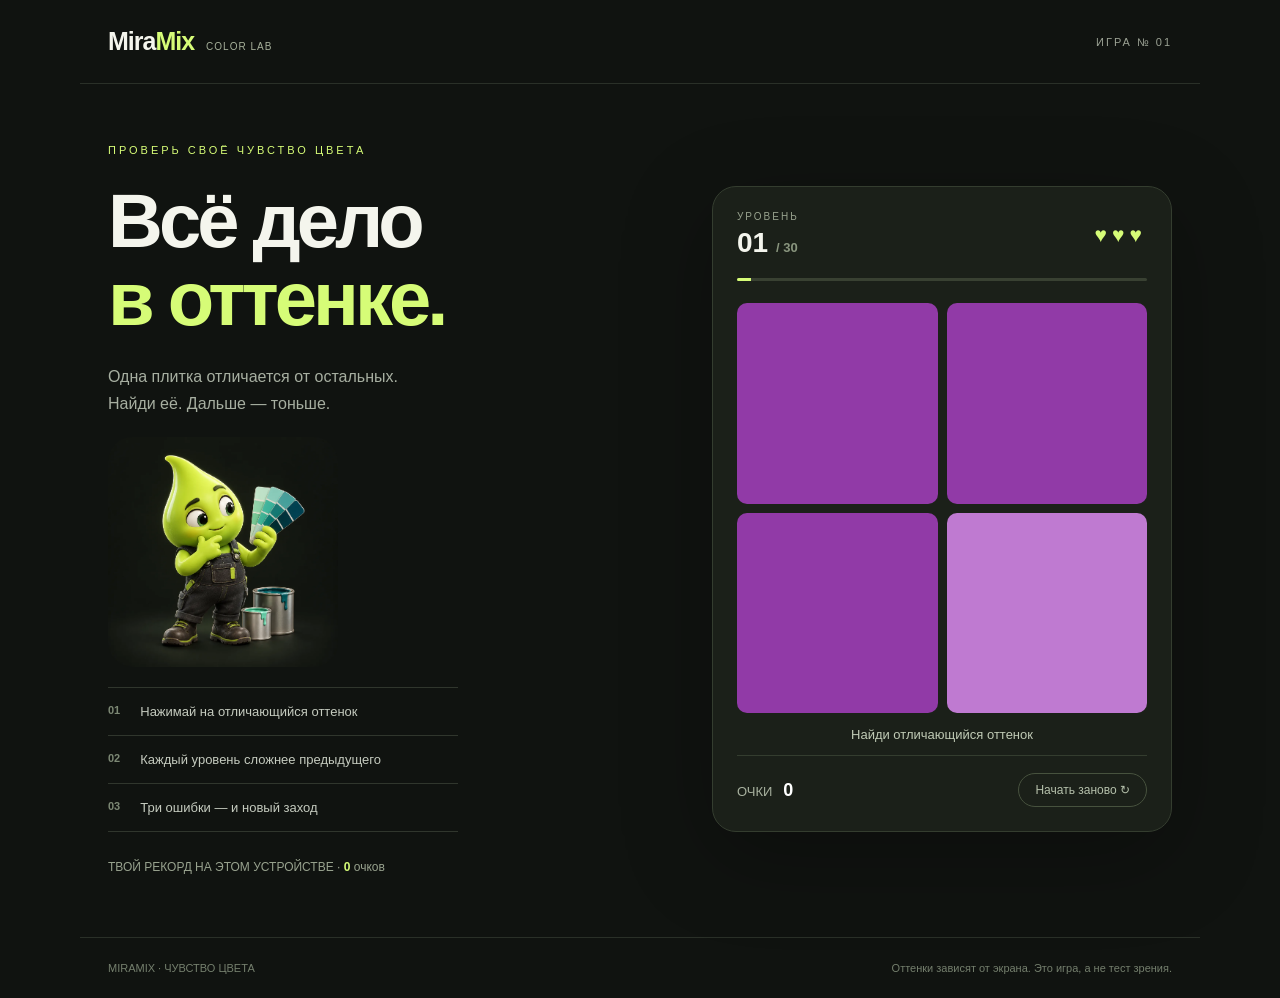
<file: shade/index.html>
<!doctype html>
<html lang="ru"><head><meta charset="utf-8"><meta name="viewport" content="width=device-width,initial-scale=1"><meta name="theme-color" content="#101310"><title>MiraMix — Чувство цвета</title><style>
*{box-sizing:border-box}body{margin:0;background:#101310;color:#f4f5ed;font-family:Arial,Helvetica,sans-serif}button{font:inherit;cursor:pointer}header{max-width:1120px;margin:auto;padding:27px 28px;display:flex;align-items:center;justify-content:space-between;border-bottom:1px solid #2a3028}.brand{font-weight:900;font-size:25px;letter-spacing:-1px}.brand i{color:#d6fc77;font-style:normal}.edition{color:#9ba294;font-size:11px;letter-spacing:2px}main{max-width:1120px;margin:0 auto;padding:60px 28px 28px;display:grid;grid-template-columns:1fr 460px;gap:75px;align-items:center}.tag{font-size:11px;color:#d6fc77;letter-spacing:3px}.intro h1{font-size:clamp(44px,6vw,76px);line-height:1.02;letter-spacing:-4px;margin:26px 0}.intro h1 span{color:#d6fc77}.intro p{color:#a7afa1;line-height:1.7;font-size:16px;max-width:350px}.steps{margin-top:38px;border-top:1px solid #30362d;max-width:350px}.step{padding:16px 0;display:flex;gap:20px;border-bottom:1px solid #30362d;font-size:13px;color:#c5cbbf}.step b{font-size:11px;color:#7c8874}.record{margin-top:28px;font-size:12px;color:#98a28e}.record strong{color:#d6fc77}.game{background:#1b2019;border:1px solid #343d2f;border-radius:24px;padding:24px;box-shadow:0 24px 90px #0004}.top{display:flex;justify-content:space-between;align-items:center}.eyebrow{font-size:10px;letter-spacing:2px;color:#98a28e}.level{font-size:28px;font-weight:bold;margin-top:5px}.lives{font-size:21px;color:#d6fc77;letter-spacing:5px}.progress{height:3px;background:#394132;margin:19px 0 22px;overflow:hidden;border-radius:3px}.progress div{height:100%;background:#d6fc77;transition:width .3s}.grid{display:grid;gap:9px;aspect-ratio:1;position:relative}.tile{border:0;border-radius:10px;min-width:0;transition:transform .12s,opacity .12s;touch-action:manipulation}.tile:hover{transform:scale(.96)}.tile:focus-visible{outline:3px solid white;outline-offset:2px}.tile.bad{opacity:.35;transform:scale(.9)}.status{min-height:42px;display:flex;align-items:center;justify-content:center;font-size:13px;color:#c1cbb6;text-align:center}.bottom{display:flex;justify-content:space-between;align-items:center;border-top:1px solid #343d2f;padding-top:17px}.points{font-size:13px;color:#a8b19f}.points b{color:#fff;font-size:18px}.reset{background:none;color:#b5c0ab;border:1px solid #47523e;border-radius:20px;padding:9px 16px;font-size:12px}.reset:hover{background:#303a28}.end{grid-column:1/-1;background:#252e1e;border-radius:14px;display:flex;flex-direction:column;align-items:center;justify-content:center;text-align:center;padding:20px}.end h2{font-size:30px;letter-spacing:-1px;margin:12px 0}.end p{color:#b3bda9;line-height:1.6}.play{border:0;background:#d6fc77;color:#17200c;border-radius:30px;font-weight:bold;padding:16px 26px}.end .big{font-size:54px;color:#d6fc77;font-weight:bold}footer{max-width:1120px;margin:35px auto 0;padding:24px 28px;display:flex;justify-content:space-between;gap:20px;color:#747f6d;font-size:11px;border-top:1px solid #2a3028} @media(max-width:850px){main{grid-template-columns:1fr;gap:25px;max-width:500px;padding:28px 20px}.intro h1{font-size:43px;letter-spacing:-2px;margin:15px 0 10px}.intro p{font-size:14px;max-width:none;margin:0}.steps{display:none}.record{margin-top:14px}.game{padding:19px;border-radius:20px}.edition{font-size:9px;letter-spacing:1px}header{padding:20px}.tag{font-size:9px}footer{margin-top:10px;padding:20px;line-height:1.5}.intro h1 br{display:none}.intro h1 span:before{content:' '}}
@media(prefers-reduced-motion:reduce){*{transition:none!important}}
.mascot{display:block;width:230px;height:auto;max-width:100%;border-radius:24px;margin:20px 0}.steps{margin-top:20px}.result-mascot{width:90px;height:90px;object-fit:contain;border-radius:18px;margin-bottom:10px}.end h2{font-size:25px}.end p{margin:8px 0 14px}.end .big{font-size:40px}@media(max-width:850px){.intro{position:relative;padding-right:90px;min-height:140px}.intro .tag{line-height:1.6}.intro h1{font-size:34px}.mascot{position:absolute;right:0;top:25px;width:85px;margin:0;border-radius:14px}.record{font-size:10px;line-height:1.6}.end{padding:12px}.result-mascot{width:70px;height:70px}.end h2{font-size:21px;margin:8px 0}.end p{font-size:13px}.end .big{font-size:32px}.end .play{padding:12px 20px}}</style></head><body><header><div class="brand">Mira<i>Mix</i><span style="font-size:10px;letter-spacing:1px;font-weight:400;margin-left:12px;color:#a6b09a">COLOR LAB</span></div><div class="edition">ИГРА № 01</div></header><main><section class="intro"><div class="tag">ПРОВЕРЬ СВОЁ ЧУВСТВО ЦВЕТА</div><h1>Всё дело<br> <span>в оттенке.</span></h1><p>Одна плитка отличается от остальных.<br>Найди её. Дальше — тоньше.</p><img class="mascot" src="assets/colorist.webp" width="1254" height="1254" alt="Капля-колорист MiraMix с веером оттенков"><div class="steps"><div class="step"><b>01</b>Нажимай на отличающийся оттенок</div><div class="step"><b>02</b>Каждый уровень сложнее предыдущего</div><div class="step"><b>03</b>Три ошибки — и новый заход</div></div><div class="record">ТВОЙ РЕКОРД НА ЭТОМ УСТРОЙСТВЕ · <strong id="record">0</strong> очков</div></section><section class="game" aria-label="Игра на различение оттенков"><div class="top"><div><div class="eyebrow">УРОВЕНЬ</div><div class="level" id="level">01 <span style="font-size:13px;color:#89957e">/ 30</span></div></div><div id="lives" class="lives" aria-label="Осталось 3 жизни">♥♥♥</div></div><div class="progress"><div id="bar"></div></div><div id="grid" class="grid"></div><div id="status" class="status" aria-live="polite">Найди отличающийся оттенок</div><div class="bottom"><div class="points">ОЧКИ &nbsp; <b id="score">0</b></div><button class="reset" id="reset">Начать заново ↻</button></div></section></main><footer><span>MIRAMIX · ЧУВСТВО ЦВЕТА</span><span>Оттенки зависят от экрана. Это игра, а не тест зрения.</span></footer><script>
let level=1,lives=3,score=0,best=0,locked=false,advance;const el=id=>document.getElementById(id);try{best=Number(localStorage.getItem('miramix-shade-best'))||0}catch{}el('record').textContent=best;
function update(){el('level').innerHTML=String(level).padStart(2,'0')+' <span style="font-size:13px;color:#89957e">/ 30</span>';el('score').textContent=score;el('lives').textContent='♥'.repeat(lives)+'♡'.repeat(3-lives);el('lives').setAttribute('aria-label','Осталось жизней: '+lives);el('bar').style.width=(level/30*100)+'%';if(score>best){best=score;el('record').textContent=best;try{localStorage.setItem('miramix-shade-best',best)}catch{}}}
function round(){locked=false;update();const grid=el('grid');grid.replaceChildren();const n=level<=3?2:level<=8?3:level<=17?4:5;grid.style.gridTemplateColumns=`repeat(${n},1fr)`;const target=Math.floor(Math.random()*n*n),hue=Math.floor(Math.random()*360),sat=48+Math.random()*22,light=39+Math.random()*13,delta=19*Math.pow(.91,level-1)+1.7;for(let i=0;i<n*n;i++){const b=document.createElement('button');b.className='tile';b.setAttribute('aria-label','Плитка '+(i+1));b.style.backgroundColor=`hsl(${hue} ${sat}% ${light+(i===target?delta:0)}%)`;b.onclick=()=>pick(i===target,b);grid.appendChild(b)}}
function pick(correct,b){if(locked||b.disabled)return;if(correct){locked=true;score+=100+level*10;update();el('status').textContent='Точно! Отличный глаз ✦';advance=setTimeout(()=>{if(level===30){finish(true);return}level++;el('status').textContent='Найди отличающийся оттенок';round()},350)}else{lives--;b.disabled=true;b.classList.add('bad');update();el('status').textContent=lives?'Этот совпадает с большинством. Попробуй ещё.':'Жизни закончились';if(!lives){locked=true;advance=setTimeout(()=>finish(false),400)}}}
function finish(win){locked=true;el('grid').style.gridTemplateColumns='1fr';el('grid').innerHTML=`<div class="end"><img class="result-mascot" src="assets/colorist.webp" width="1254" height="1254" alt="Капля-колорист"><div class="eyebrow">${win?'ВСЕ 30 УРОВНЕЙ ПРОЙДЕНЫ':'ХОРОШИЙ ЗАХОД'}</div><h2>${win?'Мастер оттенков!':'Глаз становится точнее'}</h2><div class="big">${score}</div><p>очков · ${win?'30 уровней': 'достигнут уровень '+level}<br>Ещё один раунд?</p><button class="play" id="again">Играть ещё →</button></div>`;el('again').onclick=reset;el('status').textContent=score===best&&score>0?'Твой лучший результат ✦':'Попробуй побить свой рекорд'}
function reset(){clearTimeout(advance);level=1;lives=3;score=0;el('status').textContent='Найди отличающийся оттенок';round()}el('reset').onclick=reset;round();
</script></body></html>
</file>
<file: geometry/style.css>
@import url('https://fonts.googleapis.com/css2?family=Nunito:wght@500;600;700;800;900;1000&display=swap');
:root{font-family:Nunito,system-ui,sans-serif;color:#202037;background:#c8b9ff;font-synthesis:none;--ink:#242338;--blue:#3c4bff;--yellow:#fff28a;--pink:#ffb9c8}*{box-sizing:border-box}body{margin:0;background-image:linear-gradient(#ffffff25 1px,transparent 1px),linear-gradient(90deg,#ffffff25 1px,transparent 1px);background-size:30px 30px;min-height:100vh}body:before{content:'✧';position:fixed;font-size:180px;color:#ffffff60;top:160px;left:-60px;pointer-events:none;z-index:-1}button,input{font:inherit}button,a{-webkit-tap-highlight-color:transparent}button{cursor:pointer}button:focus-visible,a:focus-visible,summary:focus-visible{outline:4px solid #ff7a82;outline-offset:5px}button:disabled{opacity:.5;cursor:default}a{color:inherit;text-decoration:none}header{max-width:1120px;margin:auto;padding:25px 24px;display:flex;align-items:center;justify-content:space-between;gap:14px}header a{display:block;font-size:25px;font-weight:1000;letter-spacing:-1px;transform:rotate(-2deg);background:var(--yellow);padding:8px 18px;box-shadow:4px 4px 0 #efb9d6}header span{display:block;font-size:12px;letter-spacing:.5px;text-align:center;font-weight:800;margin-top:3px}#score{background:white;border:3px solid var(--ink);border-radius:18px;padding:11px 16px;box-shadow:3px 4px 0 var(--ink);font-weight:1000;font-size:16px;white-space:nowrap}main{max-width:1060px;margin:10px auto;padding:0 24px}h1{font-size:clamp(38px,5.5vw,62px);line-height:1.07;letter-spacing:-2px;font-weight:1000;margin:18px 0}h2{font-size:26px;line-height:1.4;font-weight:900;margin:14px 0}p{line-height:1.65}.eyebrow{font-size:12px;letter-spacing:1.7px;font-weight:1000;color:#575087}.hero{display:grid;grid-template-columns:1.4fr 1fr;gap:35px;align-items:center;padding:30px 0 40px}.hero h1 span{color:var(--blue);background:var(--yellow);box-shadow:8px 0 0 var(--yellow),-5px 0 0 var(--yellow)}.hero p{max-width:500px;color:#443f65;font-size:17px}.orb{position:relative;text-align:center;transform:rotate(3deg);background:#f9f8ff;border:3px solid var(--ink);border-radius:30px;box-shadow:8px 9px 0 #8f7fcf;padding:15px}.orb:before,.task-panel:before{content:'';position:absolute;top:-13px;left:20px;width:90px;height:27px;background:#fff080c9;transform:rotate(-15deg);pointer-events:none}.orb .mascot{width:220px;max-width:85%;height:180px}.sticker-label{font-size:15px;font-weight:1000;background:#ffbfce;display:inline-block;padding:6px 16px;transform:rotate(-3deg);margin-bottom:14px}.cards{display:grid;grid-template-columns:repeat(3,1fr);gap:22px;margin:25px 0 35px}.card,.panel{background:#fffefc;border:3px solid var(--ink);border-radius:25px;padding:25px;box-shadow:5px 6px 0 #242338;position:relative}.card{text-align:left;color:inherit;transition:transform .18s,box-shadow .18s;min-height:205px}.card:hover{transform:translateY(-4px) rotate(-1deg);box-shadow:7px 10px 0 #242338}.card:nth-child(3n+2){background:#fff5ab}.card:nth-child(3n+3){background:#f6d5e1}.card strong{display:block;font-size:20px;margin:16px 0 8px;font-weight:1000}.card small{font-size:13px;color:#514b67}.num{font-size:11px;letter-spacing:1px;font-weight:1000}.card-icon{float:right;font-size:30px;line-height:1;color:var(--blue)}.bar{height:12px;background:#e7e4ed;border:2px solid var(--ink);border-radius:10px;overflow:hidden;margin-top:18px}.bar i{display:block;background:var(--blue);height:100%;border-radius:6px;transition:width .3s}.actions{display:flex;gap:12px;flex-wrap:wrap;margin-top:22px}.primary,.secondary{border:2.5px solid var(--ink);padding:13px 20px;border-radius:16px;font-weight:1000;box-shadow:3px 4px 0 var(--ink);transition:transform .1s}.primary{background:var(--blue);color:white}.secondary{background:#fffefb;color:var(--ink)}.primary:active,.secondary:active{transform:translate(2px,3px);box-shadow:1px 1px 0 var(--ink)}.muted{color:#686078;font-size:13px}.topline{display:flex;align-items:center;justify-content:space-between;gap:12px}.tag{background:var(--yellow);border-radius:8px;padding:7px 12px;font-weight:900;font-size:12px;transform:rotate(2deg)}.layout{display:grid;grid-template-columns:minmax(0,1.6fr) minmax(0,1fr);gap:25px;margin-top:28px;align-items:start}.task-panel h2{font-size:24px;background:linear-gradient(transparent 8%,#fff5a8 8%,#fff5a8 93%,transparent 93%);padding:8px 4px}.drawing{padding:4px 12px;background:linear-gradient(90deg,#b9b1f01a 1px,transparent 1px),linear-gradient(#b9b1f01a 1px,transparent 1px);background-size:20px 20px;border-radius:18px;margin:12px 0}.drawing svg{display:block;width:100%;max-height:230px}.task-panel input{width:100%;border:2.5px solid #9994b2;padding:13px 18px;border-radius:15px;font-size:27px;font-weight:1000;background:#fafaff}.answer-entry{position:relative;display:flex;align-items:center;margin:7px 0}.answer-entry span{position:absolute;right:18px;font-weight:1000;font-size:22px;pointer-events:none}.answer-entry input{padding-right:55px}#check{flex:1;font-size:19px;min-width:170px}#hint{font-size:16px}.option{display:block;width:100%;padding:14px;margin:10px 0;background:#f4f0ff;border:2px solid #a9a0bf;border-radius:14px;text-align:left;font-weight:800}.option.selected{border:3px solid var(--blue);background:#e2dcff;box-shadow:3px 3px 0 var(--blue)}.feedback{padding:18px;border:2px solid #b58c35;border-radius:16px;line-height:1.7;background:#fff4cc;margin-top:23px}.feedback.good{background:#e2f6d7;border-color:#609c41;animation:pop .3s ease-out}.rule{line-height:1.8;color:#48415d}.notebook{margin-top:25px;background:#fff9dc;transform:rotate(1deg)}details{margin-top:20px}summary{cursor:pointer;font-weight:900}.howto{background:#ffffffb5;padding:20px;border-radius:18px}.buddy{display:flex;align-items:center;gap:10px;background:#fffefc;border:3px solid var(--ink);border-radius:24px;padding:13px 18px 13px 5px;box-shadow:4px 5px 0 var(--ink);margin:0 0 22px}.buddy .mascot{width:95px;min-width:95px;height:100px;transform:rotate(-5deg)}.buddy strong{display:block;font-weight:1000;font-size:18px}.buddy p{font-size:14px;margin:5px 0 0;color:#514769}.buddy.success .mascot{animation:cat-bop .4s ease 2}.jokebox{background:#ffe4ef;border:2px dashed #66528c;border-radius:20px;padding:18px;transform:rotate(-1deg);margin-top:24px}.jokebox small{font-size:11px;letter-spacing:1.5px;font-weight:1000}.jokebox p{font-size:16px;font-weight:800;min-height:50px}.jokebox button{font-size:12px;border:0;border-bottom:2px solid var(--ink);background:none;padding:5px 0;font-weight:900}.celebrate{font-size:64px;color:var(--blue)}.mascot{filter:drop-shadow(3px 5px 0 #b4a5d5)}.bottom-nav{max-width:550px;margin:35px auto 0;background:#fff;border:3px solid var(--ink);border-radius:22px;box-shadow:4px 4px 0 var(--ink);display:flex;justify-content:space-around;padding:10px;gap:10px}.bottom-nav button{border:0;background:transparent;padding:8px 15px;font-size:13px;font-weight:900;color:#554789}.bottom-nav b{display:block;font-size:25px;color:var(--blue)}footer{text-align:center;color:#514469;font-size:12px;padding:22px 20px 30px;line-height:1.7}.progress-stat{font-size:58px;font-weight:1000;color:var(--blue)}.progress-row{margin:22px 0}.progress-row strong{font-size:17px}#nextarea{display:flex;gap:12px;flex-wrap:wrap;margin-top:15px}#nextarea button{margin:0!important}.confetti{position:fixed;inset:0;pointer-events:none;z-index:9;overflow:hidden}.confetti i{position:absolute;top:-20px;left:var(--x);width:9px;height:16px;background:var(--c);animation:fall 1.4s ease-in var(--d) forwards}@keyframes fall{to{transform:translateY(100vh) rotate(650deg);opacity:0}}@keyframes pop{from{transform:scale(.97)}to{transform:scale(1)}}@keyframes cat-bop{50%{transform:rotate(8deg) translateY(-7px)}}@media(max-width:700px){header{padding:20px 16px;gap:10px}header a{font-size:23px;padding:7px 11px}header span{font-size:10px}#score{padding:10px;font-size:13px;border-radius:14px}main{padding:0 16px}.hero{grid-template-columns:1fr;padding:15px 0 30px;gap:24px}.hero h1{font-size:42px}.hero .orb{display:none}.cards{grid-template-columns:1fr 1fr;gap:15px}.card{padding:18px 14px;min-height:200px;border-radius:20px}.card strong{font-size:17px}.card-icon{font-size:22px}.layout{grid-template-columns:1fr;gap:20px}.panel{padding:20px;border-radius:24px}.task-panel h2{font-size:21px}.topline h2{font-size:23px}.topline .tag{font-size:10px}.drawing svg{max-height:210px}.buddy{margin:0}.notebook{margin-top:20px}.bottom-nav{margin:30px 16px 0}.hero .actions{flex-direction:column}.task-panel .actions{flex-direction:column}.task-panel .actions button{width:100%}input{font-size:24px}.eyebrow{font-size:10px;letter-spacing:1px}}@media(max-width:350px){header a{font-size:20px}#score{font-size:11px}.cards{grid-template-columns:1fr}}@media(prefers-reduced-motion:reduce){*,*:before,*:after{animation:none!important;transition:none!important}.confetti{display:none}}
/* Persistent animated companion and optional sensory feedback. */
.kitten-strip{max-width:1012px;margin:4px auto 24px;padding:8px 18px 8px 10px;background:#fff9dc;border:3px solid var(--ink);border-radius:24px;box-shadow:4px 5px 0 var(--ink);display:flex;align-items:center;gap:14px}.top-kitten{position:relative;flex:0 0 93px;height:93px}.top-kitten .mascot{width:93px;height:93px;transform-origin:50% 90%;animation:kitten-groove 2.4s ease-in-out infinite}.music-note{position:absolute;color:var(--blue);font-size:21px;font-weight:1000;animation:notes-float 2.4s ease-in-out infinite}.note-one{left:0;top:8px}.note-two{right:0;top:0;animation-delay:.7s}.kitten-caption{flex:1;min-width:0}.kitten-caption strong{display:block;font-size:17px;font-weight:1000}.kitten-caption span{display:block;font-size:13px;line-height:1.5;margin-top:4px;color:#605073}.effect-controls{display:flex;gap:7px;flex-wrap:wrap;justify-content:flex-end;max-width:295px}.effect-controls button{font-size:11px;font-weight:900;background:#e7e1ff;color:var(--ink);border:2px solid var(--ink);border-radius:10px;padding:8px 10px;min-height:36px}.effect-controls button[aria-pressed=false]{background:#f1eeee;color:#60596d}.is-happy .top-kitten .mascot{animation:kitten-cheer .55s ease-in-out 4}.is-sad .top-kitten .mascot{animation:kitten-oops 1.1s ease-in-out 2}.is-sad .music-note{opacity:0;animation:none}.is-happy #kitten-mood{color:#357333}.is-sad #kitten-mood{color:#765a90}.effects-still *,.effects-still *:before,.effects-still *:after{animation:none!important;transition:none!important}.effects-still .confetti{display:none}@keyframes kitten-groove{0%,100%{transform:rotate(-6deg) translateY(0)}50%{transform:rotate(6deg) translateY(-4px)}}@keyframes notes-float{0%,100%{transform:translateY(4px) rotate(-8deg);opacity:.45}50%{transform:translateY(-6px) rotate(9deg);opacity:1}}@keyframes kitten-cheer{0%,100%{transform:translateY(0) rotate(-7deg)}50%{transform:translateY(-12px) rotate(9deg)}}@keyframes kitten-oops{0%,100%{transform:rotate(0)}40%{transform:translateY(5px) rotate(-12deg)}70%{transform:translateY(5px) rotate(-6deg)}}@media(max-width:1080px){.kitten-strip{margin-left:24px;margin-right:24px}}@media(max-width:700px){.kitten-strip{margin:2px 16px 22px;gap:9px;flex-wrap:wrap;padding:9px 12px}.top-kitten{flex-basis:76px;height:76px}.top-kitten .mascot{width:76px;height:76px}.kitten-caption strong{font-size:15px}.kitten-caption span{font-size:12px}.effect-controls{max-width:none;width:100%;justify-content:center;gap:6px;border-top:1px dashed #c6b8de;padding-top:8px}.effect-controls button{font-size:10px;padding:7px 8px;flex:1}.top-kitten .music-note{font-size:17px}}@media(prefers-reduced-motion:reduce){.top-kitten .mascot,.music-note{animation:none!important}}
</file>
